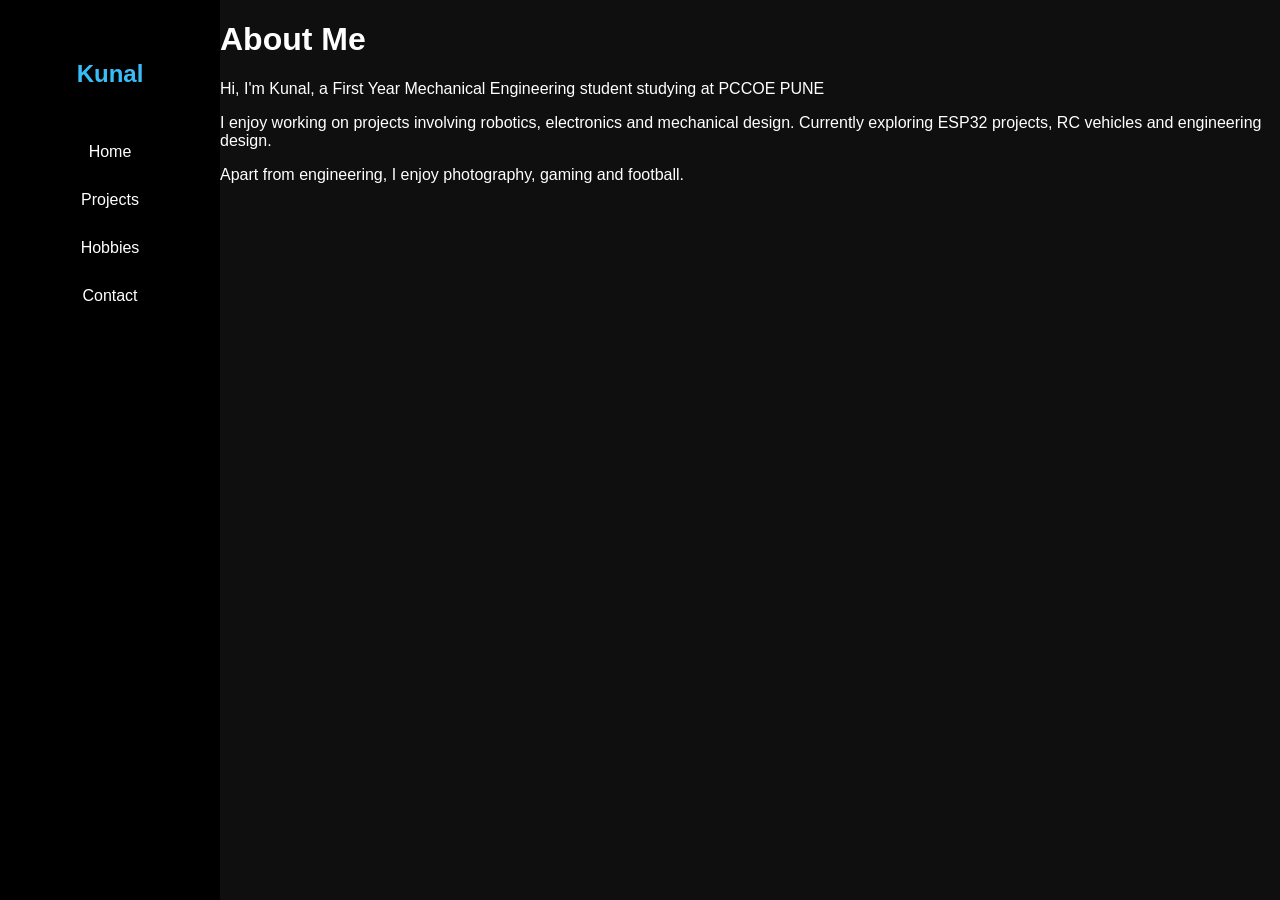
<file: about.html>
<!--<a href="index.html">Home</a>
<a href="about.html">About Me</a>
<a href="hobbies.html">Hobbies</a>
<a href="projects.html">Projects</a>
<a href="contact.html">Contact Me</a> -->
<!DOCTYPE html>
<html lang="en">
<head>
<meta charset="UTF-8">
<meta name="viewport" content="width=device-width, initial-scale=1.0">
<title>About | Kunal</title>
<link rel="stylesheet" href="style.css">
</head>

<body>

<div class="sidebar">
<h2>Kunal</h2>

<a href="index.html">Home</a>
<a href="projects.html">Projects</a>
<a href="hobbies.html">Hobbies</a>
<a href="contact.html">Contact</a>

</div>

<div class="main">

<h1>About Me</h1>

<p>
Hi, I'm Kunal, a First Year  Mechanical Engineering student studying at PCCOE PUNE 
</p>

<p>
I enjoy working on projects involving robotics, electronics and mechanical design.
Currently exploring ESP32 projects, RC vehicles and engineering design.
</p>

<p>
Apart from engineering, I enjoy photography, gaming and football.
</p>

</div>

</body>
</html>
</file>
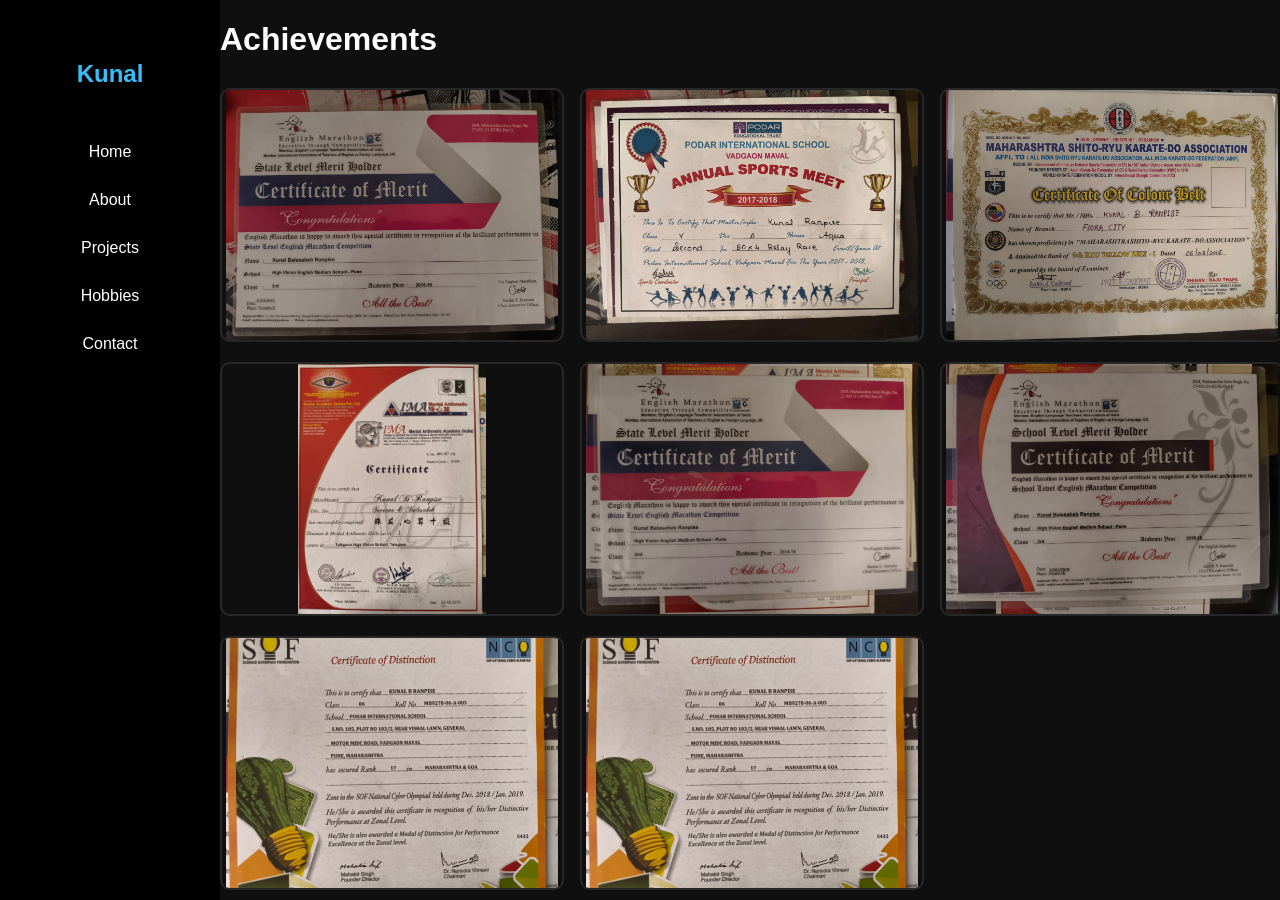
<file: achievements.html>
<!DOCTYPE html>
<html lang="en">
<head>
<meta charset="UTF-8">
<meta name="viewport" content="width=device-width, initial-scale=1.0">
<title>Achievements | Kunal</title>
<link rel="stylesheet" href="style.css">
</head>

<body>

<div class="sidebar">
<h2>Kunal</h2>

<a href="index.html">Home</a>
<a href="about.html">About</a>
<a href="projects.html">Projects</a>
<a href="hobbies.html">Hobbies</a>
<a href="contact.html">Contact</a>

</div>

<div class="main">

<h1>Achievements</h1>

<div class="gallery">

<img src="images/WhatsApp Image 2026-04-22 at 14.02.15.jpeg">
<img src="images/3.jpeg">
<img src="images/4.jpeg">
<img src="images/5.jpeg">
<img src="images/6.jpeg">
<img src="images/7.jpeg">
<img src="images/8.jpeg">
<img src="images/8.jpeg">

</div>

</div>

</body>
</html>
</file>
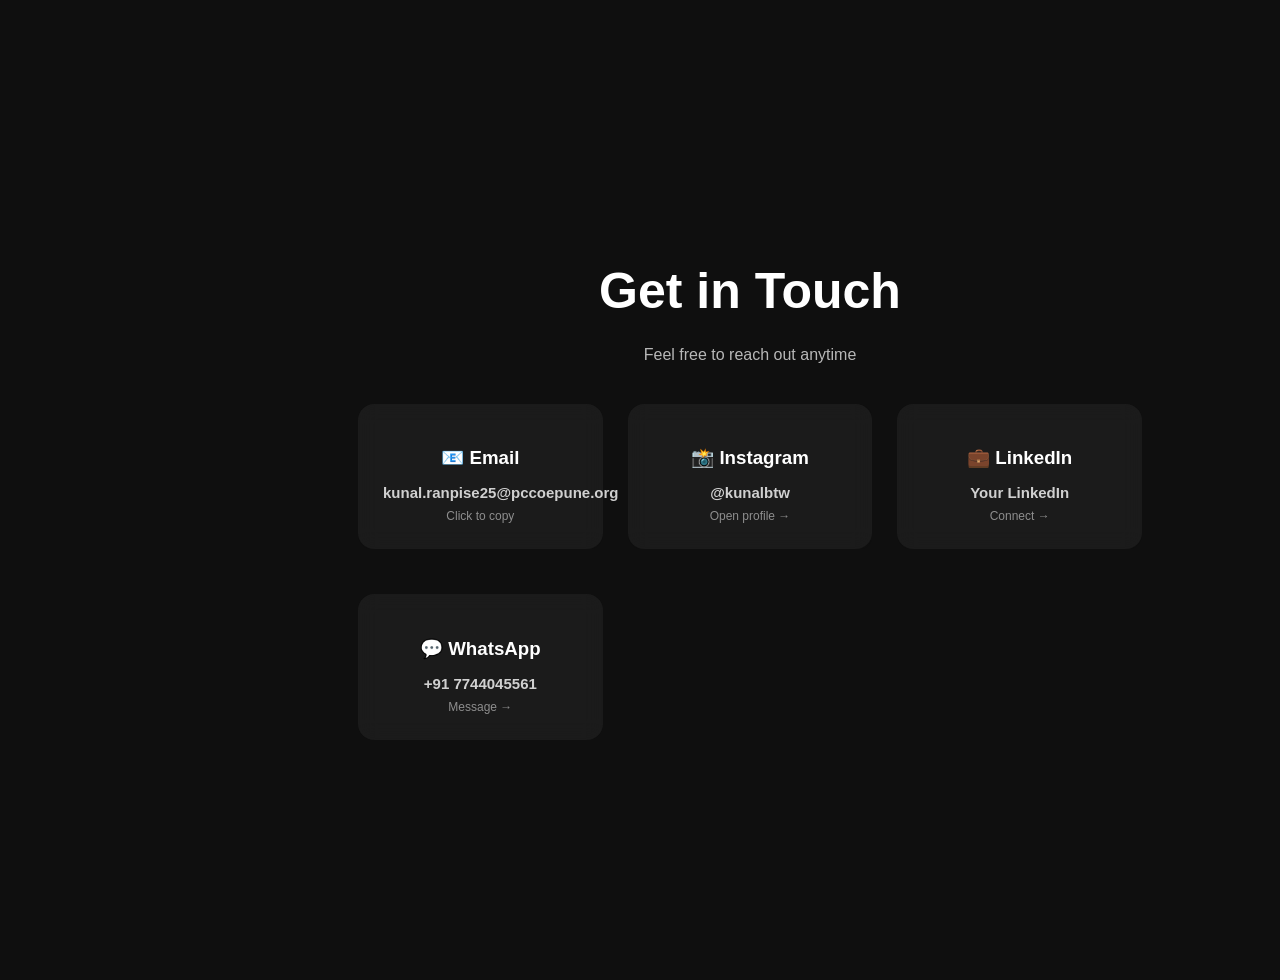
<file: contact.html>
<!DOCTYPE html>
<html lang="en">
<head>
<meta charset="UTF-8">
<meta name="viewport" content="width=device-width, initial-scale=1.0">
<title>Contact | Kunal</title>
<link rel="stylesheet" href="style.css">
</head>

<body>
<div class="main">

  <section class="contact-section">

    <h1>Get in Touch</h1>
    <p class="subtitle">Feel free to reach out anytime</p>

    <div class="contact-container">

      <div class="contact-card" onclick="copyEmail()">
        <h3>📧 Email</h3>
        <p>kunal.ranpise25@pccoepune.org</p>
        <span>Click to copy</span>
      </div>

      <a href="https://instagram.com/kunalbtw" target="_blank" class="contact-card">
        <h3>📸 Instagram</h3>
        <p>@kunalbtw</p>
        <span>Open profile →</span>
      </a>

      <a href="#" class="contact-card">
        <h3>💼 LinkedIn</h3>
        <p>Your LinkedIn</p>
        <span>Connect →</span>
      </a>

      <a href="#" class="contact-card">
        <h3>💬 WhatsApp</h3>
        <p>+91 7744045561</p>
        <span>Message →</span>
      </a>

    </div>

  </section>

</div>

<script>
function copyEmail() {
  navigator.clipboard.writeText("kunal.ranpise25@pccoepune.org");
  alert("Email copied!");
}
</script>





</body>
</html>
</file>
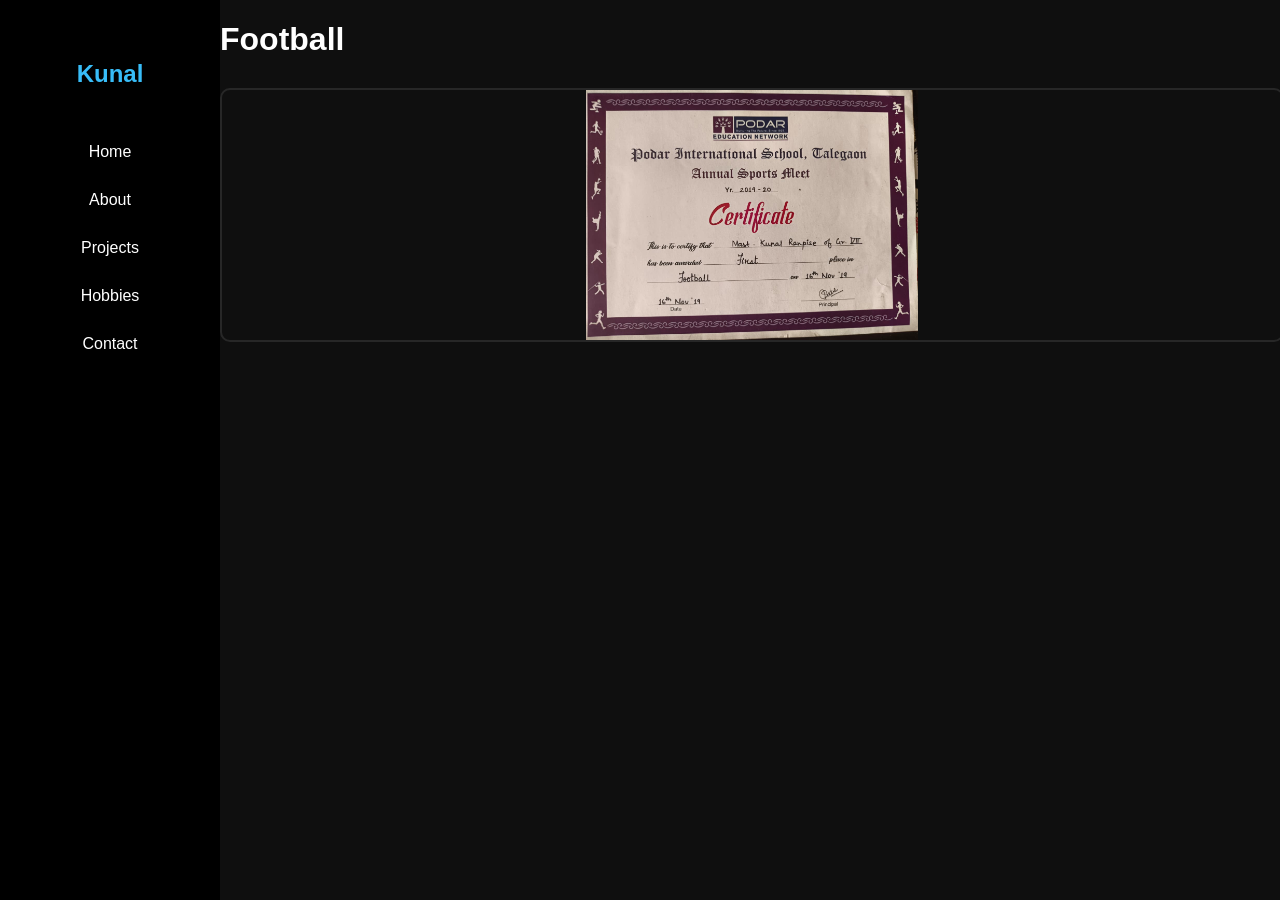
<file: football.html>
<!DOCTYPE html>
<html lang="en">
<head>
<meta charset="UTF-8">
<meta name="viewport" content="width=device-width, initial-scale=1.0">
<title>Football | Kunal</title>
<link rel="stylesheet" href="style.css">
</head>

<body>

<div class="sidebar">
<h2>Kunal</h2>

<a href="index.html">Home</a>
<a href="about.html">About</a>
<a href="projects.html">Projects</a>
<a href="hobbies.html">Hobbies</a>
<a href="contact.html">Contact</a>

</div>

<div class="main">

<h1>Football</h1>

<div class="gallery">


<img src="images/2.jpeg">


</div>

</div>

</body>
</html>
</file>
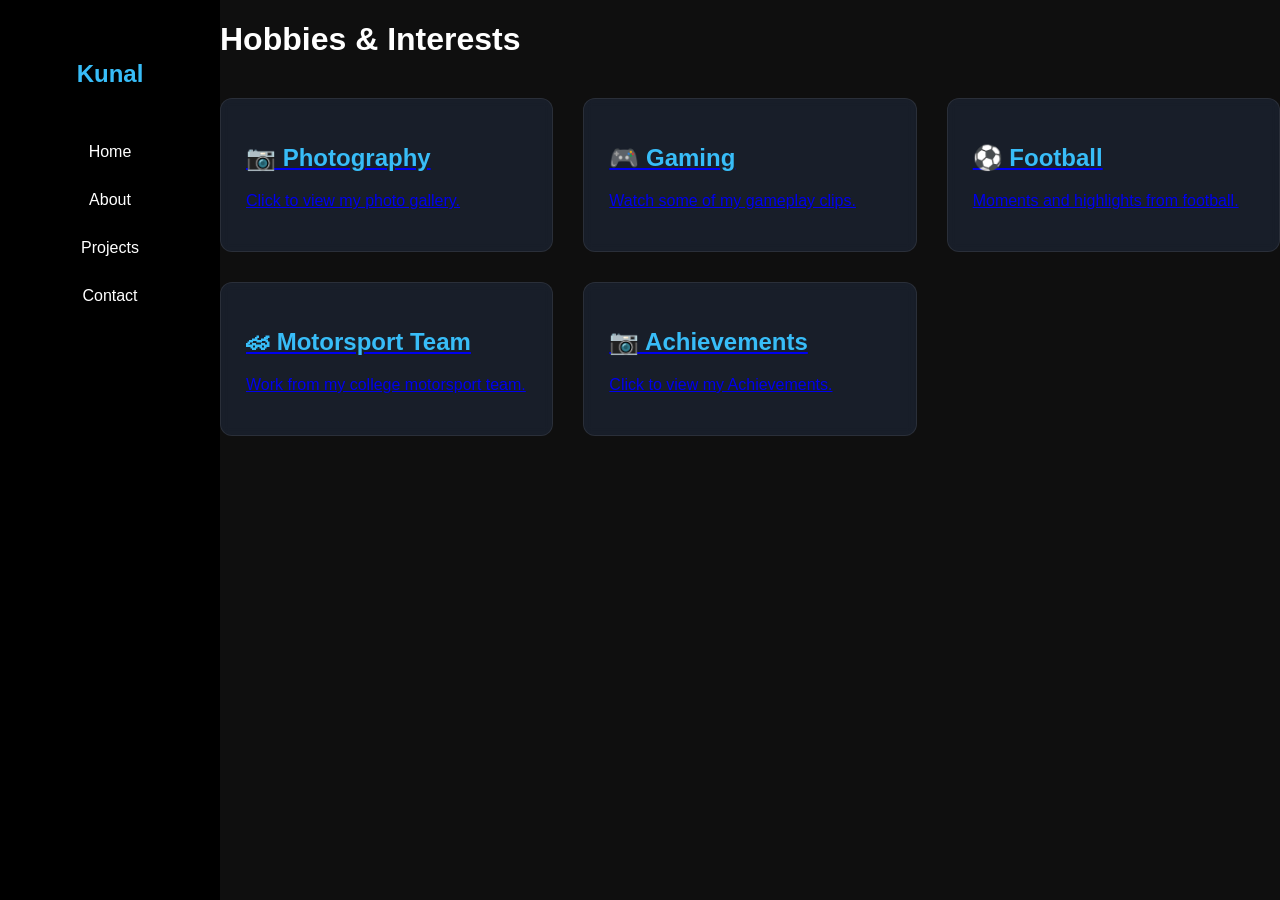
<file: hobbies.html>
<!DOCTYPE html>
<html lang="en">
<head>
<meta charset="UTF-8">
<meta name="viewport" content="width=device-width, initial-scale=1.0">
<title>Hobbies | Kunal</title>
<link rel="stylesheet" href="style.css">
</head>

<body>

<div class="sidebar">
<h2>Kunal</h2>

<a href="index.html">Home</a>
<a href="about.html">About</a>
<a href="projects.html">Projects</a>
<a href="contact.html">Contact</a>

</div>

<div class="main">

<h1>Hobbies & Interests</h1>

<div class="hobby-container">

<a href="photography.html" class="hobby-card">
<h2>📷 Photography</h2>
<p>Click to view my photo gallery.</p>
</a>

<a href="gaming.html" class="hobby-card">
<h2>🎮 Gaming</h2>
<p>Watch some of my gameplay clips.</p>
</a>

<a href="football.html" class="hobby-card">
<h2>⚽ Football</h2>
<p>Moments and highlights from football.</p>
</a>

<a href="https://www.kratosracing.in/" class="hobby-card">
<h2>🏎 Motorsport Team</h2>
<p>Work from my college motorsport team.</p>
</a>

<a href="achievements.html" class="hobby-card">
<h2>📷 Achievements</h2>
<p>Click to view my Achievements.</p>
</a>
</div>
</div>

</div>

</body>
</html>
</file>
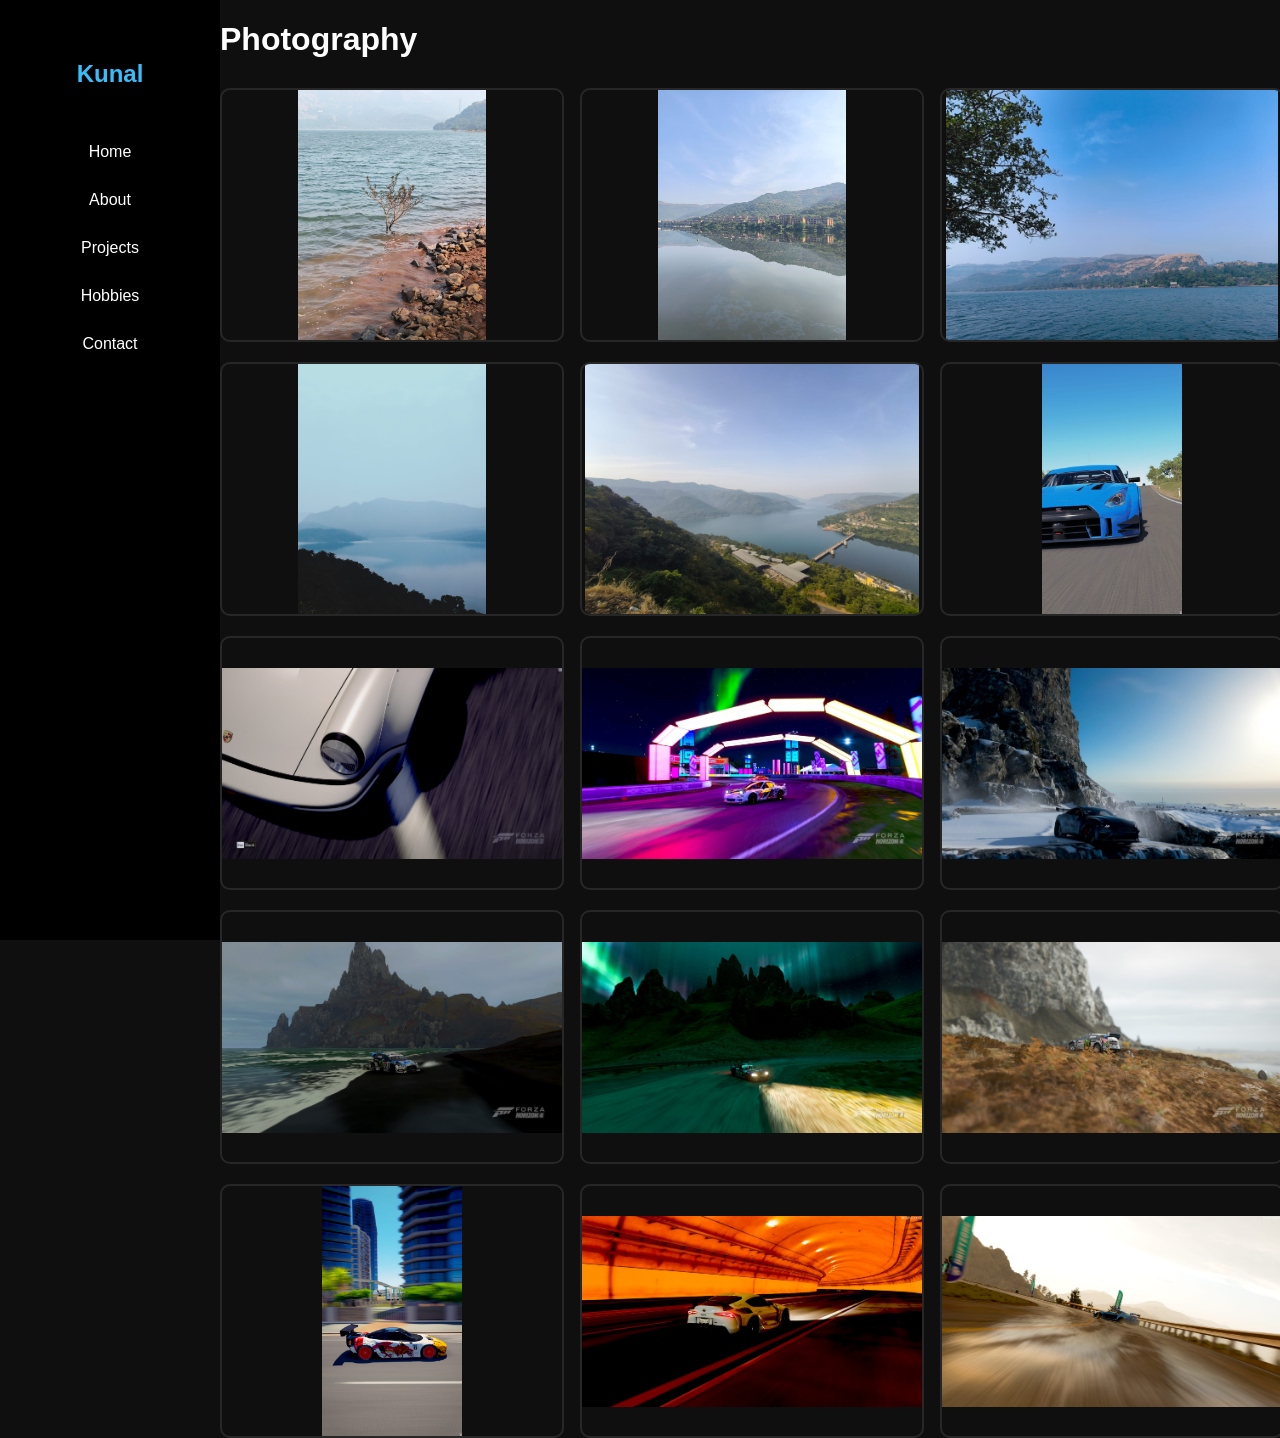
<file: photography.html>
<!DOCTYPE html>
<html lang="en">
<head>
<meta charset="UTF-8">
<meta name="viewport" content="width=device-width, initial-scale=1.0">
<title>Photography | Kunal</title>
<link rel="stylesheet" href="style.css">
</head>

<body>

<div class="sidebar">
<h2>Kunal</h2>

<a href="index.html">Home</a>
<a href="about.html">About</a>
<a href="projects.html">Projects</a>
<a href="hobbies.html">Hobbies</a>
<a href="contact.html">Contact</a>

</div>

<div class="main">

<h1>Photography</h1>

<div class="gallery">

<img src="images/photo1.jpeg">
<img src="images/photo2.jpeg">
<img src="images/photo3.jpeg">
<img src="images/photo4.jpeg">
<img src="images/photo5.jpeg">
<img src="images/photo6.jpeg">
<img src="images/photo7.jpeg">
<img src="images/photo8.jpeg">
<img src="images/photo9.jpeg">
<img src="images/photo10.jpeg">
<img src="images/photo11.jpeg">
<img src="images/photo12.jpeg">
<img src="images/photo13.jpeg">
<img src="images/photo14.jpeg">
<img src="images/photo15.jpeg">

</div>

</div>

</body>
</html>
</file>
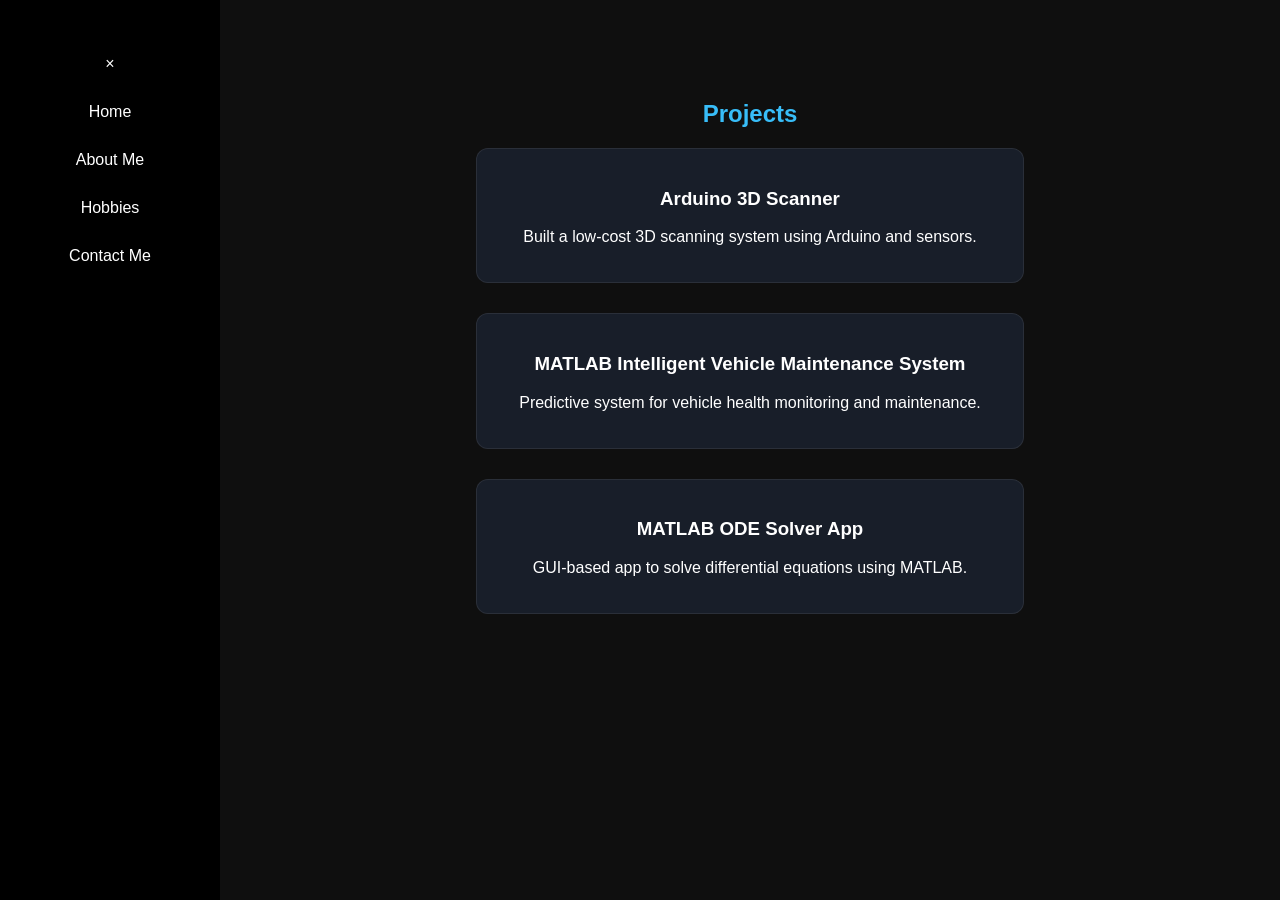
<file: projects.html>
<!DOCTYPE html>
<html>
<head>
    <title>Projects - Kunal</title>
    <link rel="stylesheet" href="style.css">
</head>
<body>

<div id="sidebar" class="sidebar">
    <a href="javascript:void(0)" class="closebtn" onclick="closeMenu()">×</a>
    <a href="index.html">Home</a>
    <a href="about.html">About Me</a>
    <a href="hobbies.html">Hobbies</a>
    <a href="contact.html">Contact Me</a>
</div>


<script src="script.js"></script>
<div class="section">
  <h2>Projects</h2>

  <div class="project">
    <h3>Arduino 3D Scanner</h3>
    <p>Built a low-cost 3D scanning system using Arduino and sensors.</p>
  </div>

  <div class="project">
    <h3>MATLAB Intelligent Vehicle Maintenance System</h3>
    <p>Predictive system for vehicle health monitoring and maintenance.</p>
  </div>

  <div class="project">
    <h3>MATLAB ODE Solver App</h3>
    <p>GUI-based app to solve differential equations using MATLAB.</p>
  </div>

</div>
</body>
</html>
</file>
<file: style.css>
body {
    
    background: #0f0f0f;
    color: white;
}


.landing {
    height: 100vh;
    width: 100%;
}



/* HERO */
.hero {
  height: 100vh;
  margin-left: 220px;

  display: flex;
  flex-direction: column;
  justify-content: center;
  align-items: center;
  text-align: center;

  background:
    linear-gradient(rgba(0,0,0,0.5), rgba(0,0,0,0.7)),
    url("background.jpg");

  background-size: cover;
  background-position: center;
  background-repeat: no-repeat;
  .hero {
  height: 100vh;
  margin-left: 220px;

  display: flex;
  flex-direction: column;
  justify-content: center;
  align-items: center;

  background:
    linear-gradient(rgba(11,18,32,0.7), rgba(11,18,32,0.9)),
    url("background.jpeg");

  background-size: cover;
  background-position: center;
}

.hero h1 {
  font-size: 70px;
  letter-spacing: 4px;
  color: #f9fafb;
}

.hero p {
  color: #9ca3af;
}
}


/* SIDE MENU */
.sidebar {
  width: 220px;
  height: 100vh;
  background: rgba(0,0,0,0.9);
  position: fixed;
  left: 0;
  top: 0;
  transition: 0.3s;
  padding-top: 20px;
}

.sidebar a {
  display: block;
  color: white;
  padding: 15px;
  text-decoration: none;
  text-align: center;
}

.sidebar a:hover {
  background: white;
  color: black;
}

.logo {
  text-align: center;
  margin-bottom: 30px;
}
/* MENU ICON */
.menu-icon {
    font-size: 30px;
    position: fixed;
    top: 20px;
    left: 20px;
    cursor: pointer;
    z-index: 3;
}

/* SECTIONS */
.section {
    padding: 100px 20%;
    text-align: center;
}

.hobby-container{
display:grid;
grid-template-columns:repeat(auto-fit,minmax(250px,1fr));
gap:30px;
margin-top:40px;
}

.hobby-card{
background:rgba(255,255,255,0.05);
padding:25px;
border-radius:12px;
transition:0.3s;
backdrop-filter:blur(5px);
}

.hobby-card:hover{
transform:translateY(-8px);
background:rgba(255,255,255,0.12);
}

body{
margin:0;
font-family:Arial, Helvetica, sans-serif;
color:white;
}

.sidebar{
position:fixed;
left:0;
top:0;
width:220px;
height:100%;
background:rgba(0,0,0,0.8);
padding-top:40px;
}

.sidebar h2{
text-align:center;
margin-bottom:40px;
}

.sidebar a{
display:block;
color:white;
text-decoration:none;
padding:15px;
text-align:center;
transition:0.3s;
}

.sidebar a:hover{
background:white;
color:black;
}




.project{
margin-bottom:30px;
padding:20px;
background:rgba(0,0,0,0.6);
border-radius:10px;

.section h2 {
  font-size: 28px;
  margin-bottom: 20px;
}
}
.gallery{
display:grid;
grid-template-columns:repeat(auto-fit,minmax(250px,1fr));
gap:20px;
margin-top:30px;
}

.gallery img{
width:100%;
border-radius:10px;
transition:0.3s;
}

.gallery img:hover{
transform:scale(1.05);
}
.videos{
display:flex;
gap:30px;
flex-wrap:wrap;
margin-top:30px;
}
.gallery{
display:grid;
grid-template-columns:repeat(auto-fit,minmax(300px,1fr));
gap:20px;
margin-top:30px;
}

.gallery img{
width:100%;
height:250px;
object-fit:contain;
border-radius:10px;
}
.home{
overflow:show;
height:100vh;
}

@media print {

  body { 
  margin: 0;
  font-family: Arial, Helvetica, sans-serif;
  background: #0b1220;   /* deep blue */
  color: #e5e7eb;        /* soft white */}
    

  .sidebar,
  .menu-icon {
    display: none !important;
  }

  .hero {
    margin-left: 0 !important;
    background: none !important;
    height: auto;
    padding: 40px 0;
  }

  .hero h1 {
    font-size: 40px;
    letter-spacing: 2px;
  }

  .hero p {
    font-size: 16px;
  }

  .section {
    padding: 20px 0 !important;
    text-align: left;
  }

  .hobby-card,
  .project {
    background: none !important;
    border: 1px solid #ccc;
    box-shadow: none;
  }

  .gallery img {
    height: auto !important;
    object-fit: contain;
  }

  .main {
    margin: 0 !important;
    padding: 0 20px;
  }
}
.project,
.hobby-card {
  background: rgba(30, 41, 59, 0.6);
  border: 1px solid rgba(255,255,255,0.08);
  border-radius: 12px;
}

.project:hover,
.hobby-card:hover {
  background: rgba(30, 41, 59, 0.9);
  transform: translateY(-5px);
}
h2 {
  color: #38bdf8; /* accent blue */
}
.gallery img {
  border: 2px solid rgba(255,255,255,0.1);
}
.sidebar {
  width: 220px;
  transition: 0.3s;
}

.sidebar.collapsed {
  width: 70px;
}

.sidebar.collapsed h2 {
  display: none;
}

.sidebar.collapsed a {
  font-size: 0;
}

.sidebar.collapsed a::before {
  font-size: 20px;
  display: block;
}

/* Toggle button */
.toggle-btn {
  font-size: 24px;
  cursor: pointer;
  text-align: center;
  margin-bottom: 20px;
}
.main,
.hero {
  transition: 0.3s;
}

.sidebar.collapsed ~ .main,
.sidebar.collapsed ~ .hero {
  margin-left: 70px;
}
.container {
  display: flex;
}
.sidebar.collapsed {
  width: 70px;
}

.sidebar.collapsed .logo {
  display: none;
}

.sidebar.collapsed a {
  font-size: 0;
}
.toggle-btn {
  font-size: 25px;
  text-align: center;
  cursor: pointer;
  margin-bottom: 20px;
}
.content {
  margin-left: 220px;
  width: 100%;
  transition: 0.3s;
}

.sidebar.collapsed ~ .content {
  margin-left: 70px;
}
.main,
.content,
.section {
  margin-left: 220px;
}
.sidebar {
  position: fixed;
  left: 0;
  top: 0;
  width: 220px;
  height: 100vh;
  background: black;
  z-index: 1000; /* stays above */
}
.section {
  padding-top: 80px;
}
.hobby-container {
  margin-left: 0; /* keep clean */
}
.main {
  margin-left: 220px;
}
.contact-section {
  padding: 40px;
}

.contact-section h1 {
  font-size: 40px;
  margin-bottom: 30px;
}

/* Card style */
.contact-card {
  background: rgba(255,255,255,0.05);
  padding: 20px;
  margin-bottom: 20px;
  border-radius: 12px;
  transition: 0.3s;
}

.contact-card a {
  color: #38bdf8;
  text-decoration: none;
  font-size: 16px;
}

.contact-card:hover {
  transform: translateY(-5px);
  background: rgba(255,255,255,0.1);
}
.contact-card p {
  margin-bottom: 5px;
  font-weight: bold;
}

.contact-section {
  min-height: 100vh;
  display: flex;
  flex-direction: column;
  justify-content: center;
  align-items: center;
  text-align: center;
}

.contact-section h1 {
  font-size: 50px;
  margin-bottom: 10px;
}

.subtitle {
  opacity: 0.7;
  margin-bottom: 40px;
}

/* Grid */
.contact-container {
  display: grid;
  grid-template-columns: repeat(auto-fit, minmax(220px, 1fr));
  gap: 25px;
  width: 80%;
  max-width: 900px;
}

/* Cards */
.contact-card {
  background: rgba(255,255,255,0.05);
  padding: 25px;
  border-radius: 16px;
  text-decoration: none;
  color: white;
  transition: 0.3s;
  backdrop-filter: blur(10px);
  cursor: pointer;
}

.contact-card h3 {
  margin-bottom: 10px;
}

.contact-card p {
  font-size: 15px;
  opacity: 0.8;
}

.contact-card span {
  font-size: 12px;
  opacity: 0.5;
}

/* Hover effect */
.contact-card:hover {
  transform: translateY(-8px) scale(1.03);
  background: rgba(255,255,255,0.12);
}
</file>
